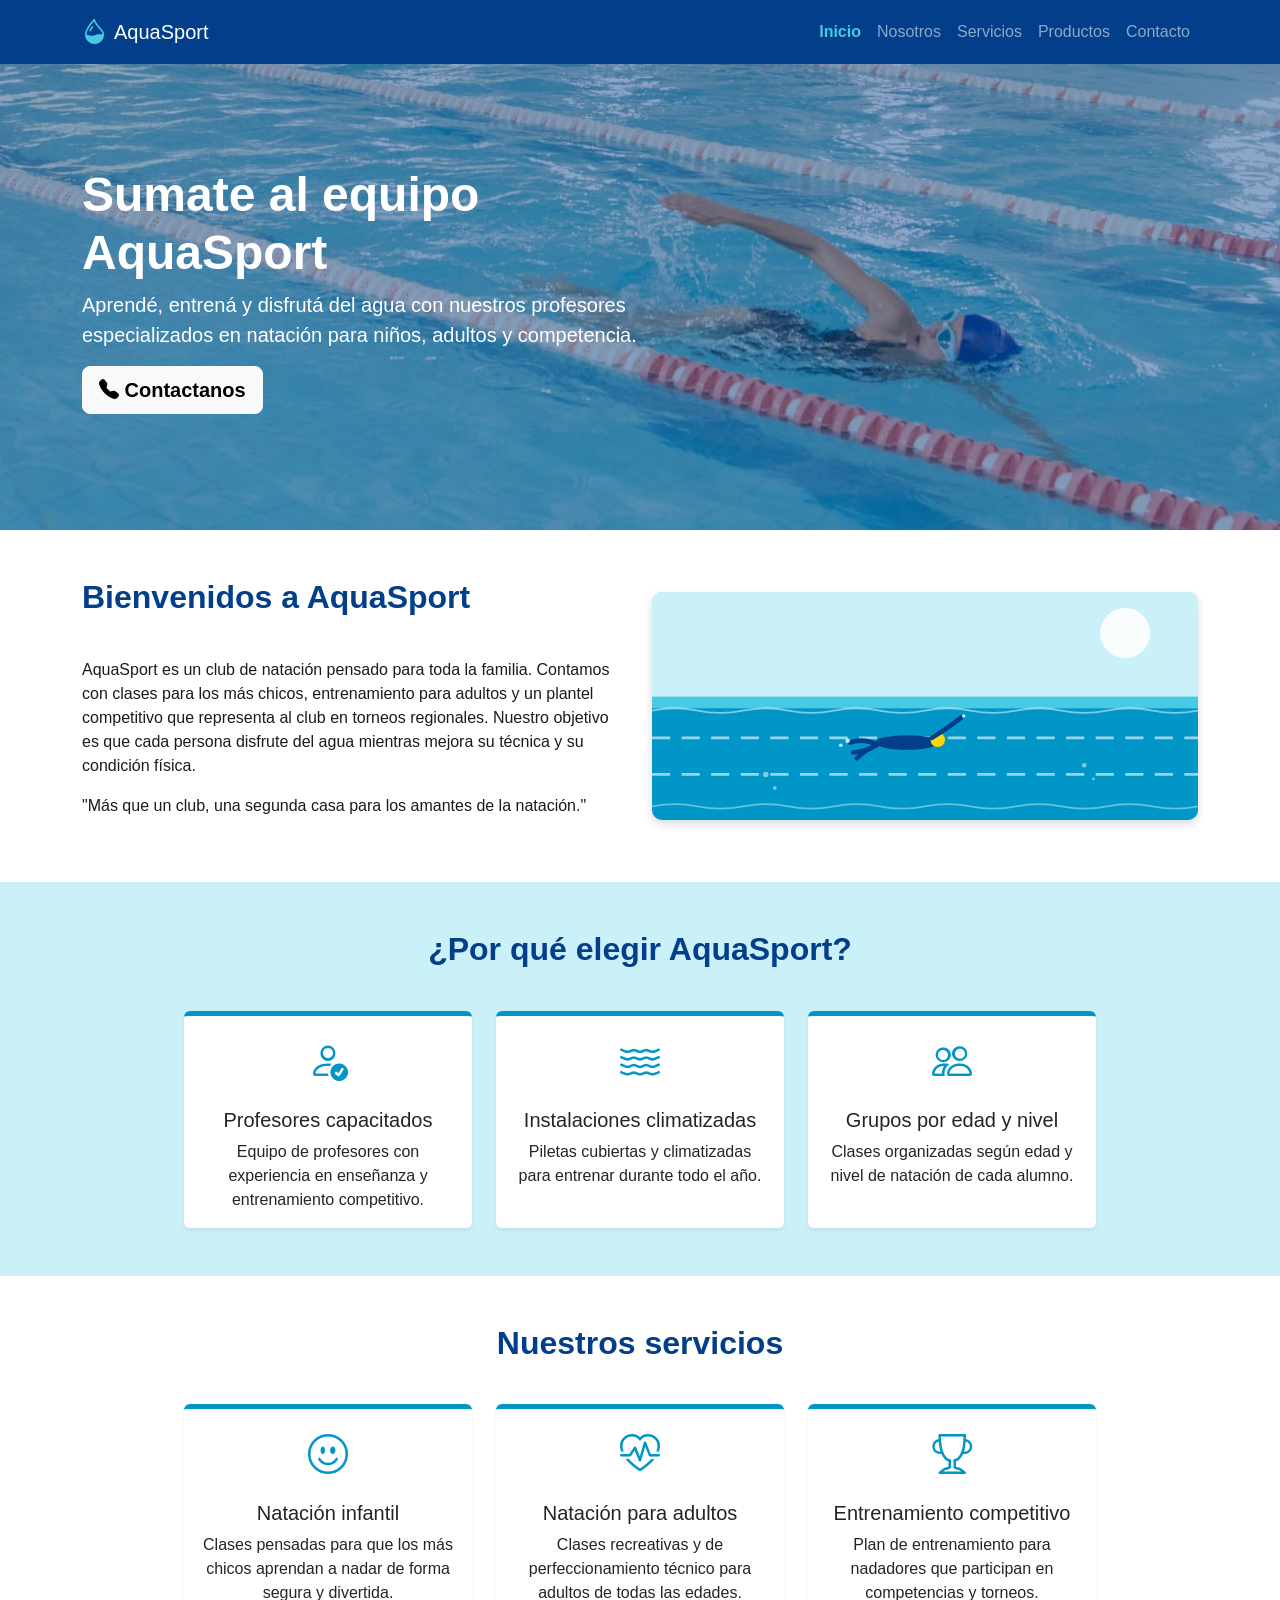
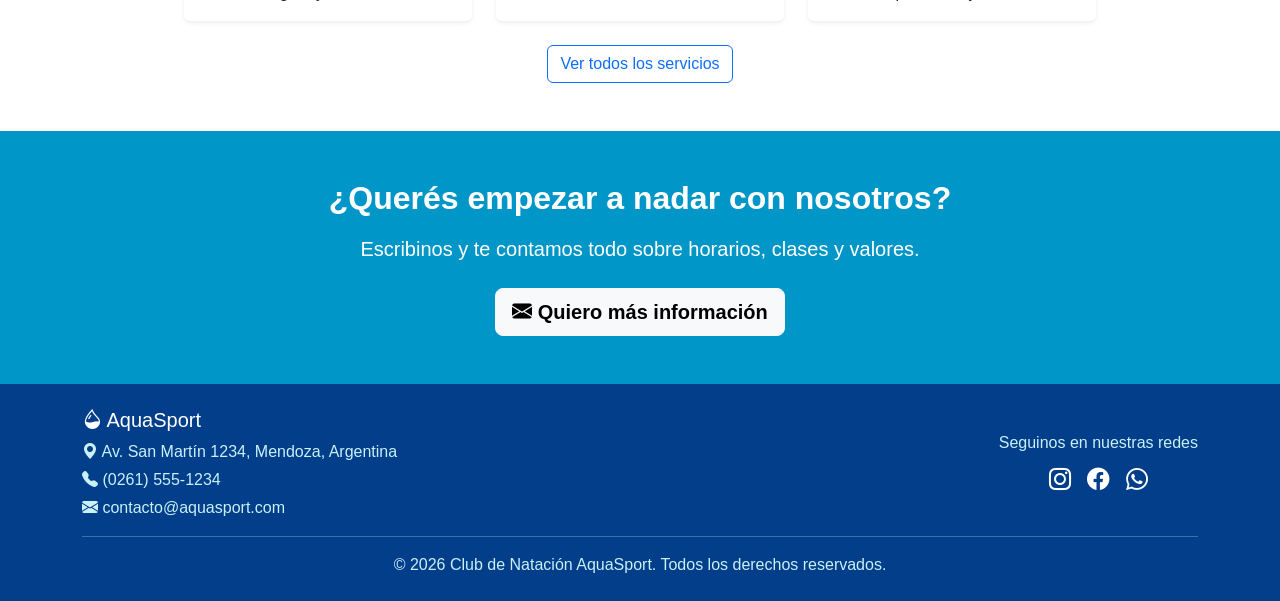
<file: index.html>
<!DOCTYPE html>
<html lang="es">
<head>
  <meta charset="UTF-8">
  <meta name="viewport" content="width=device-width, initial-scale=1.0">
  <title>AquaSport - Club de Natación</title>
  <meta name="description" content="AquaSport es un club de natación dedicado a la enseñanza infantil, adultos, entrenamiento competitivo y actividades acuáticas recreativas.">
  <meta name="keywords" content="natación, club de natación, escuela de natación, entrenamiento competitivo, pileta, AquaSport">
  <link rel="stylesheet" href="assets/css/bootstrap.min.css">
  <link rel="stylesheet" href="assets/fonts/bootstrap-icons.min.css">
  <link rel="stylesheet" href="styles/style.css">
</head>
<body>
  <!-- Este header se repite igual en todas las paginas del sitio.-->
  <header>
    <nav class="navbar navbar-expand-lg navbar-dark navbar-aquasport fixed-top">
      <div class="container">
        <!-- Logo y nombre del club -->
        <a class="navbar-brand d-flex align-items-center" href="index.html">
          <i class="bi bi-droplet-half logo-club"></i>
          AquaSport
        </a>

        <!-- Boton para mostrar el menu en celulares-->
        <button class="navbar-toggler" type="button" data-bs-toggle="collapse" data-bs-target="#menuPrincipal" aria-controls="menuPrincipal" aria-expanded="false" aria-label="Abrir menú de navegación">
          <span class="navbar-toggler-icon"></span>
        </button>

        <!-- Menu -->
        <div class="collapse navbar-collapse" id="menuPrincipal">
          <ul class="navbar-nav ms-auto mb-2 mb-lg-0 text-center">
            <li class="nav-item">
              <a class="nav-link active" aria-current="page" href="index.html">Inicio</a>
            </li>
            <li class="nav-item">
              <a class="nav-link" href="templates/nosotros.html">Nosotros</a>
            </li>
            <li class="nav-item">
              <a class="nav-link" href="templates/servicios.html">Servicios</a>
            </li>
            <li class="nav-item">
              <a class="nav-link" href="templates/productos.html">Productos</a>
            </li>
            <li class="nav-item">
              <a class="nav-link" href="templates/contacto.html">Contacto</a>
            </li>
          </ul>
        </div>
      </div>
    </nav>
  </header>

  <main>

    <!-- Seccion principal -->
    <section class="seccion-principal">
      <img src="assets/img/principal-natacion.jpg" alt="Nadador entrenando en la pileta del club AquaSport">
      <div class="capa-oscura">
        <div class="container text-white">
          <div class="row">
            <div class="col-lg-7">
              <h1 class="fw-bold display-5">Sumate al equipo AquaSport</h1>
              <p class="fs-5">Aprendé, entrená y disfrutá del agua con nuestros profesores especializados en natación para niños, adultos y competencia.</p>
              <a href="templates/contacto.html" class="btn btn-light btn-lg fw-bold">
                <i class="bi bi-telephone-fill"></i> Contactanos
              </a>
            </div>
          </div>
        </div>
      </div>
    </section>

    <!-- Seccion de bienvenida -->
    <section class="py-5">
      <div class="container">
        <div class="row align-items-center">
          <div class="col-lg-6">
            <h2 class="titulo-seccion">Bienvenidos a AquaSport</h2>
            <p>
              AquaSport es un club de natación pensado para toda la familia.
              Contamos con clases para los más chicos, entrenamiento para
              adultos y un plantel competitivo que representa al club en
              torneos regionales. Nuestro objetivo es que cada persona
              disfrute del agua mientras mejora su técnica y su condición física.
            </p>
            <p>
              "Más que un club, una segunda casa para los amantes de la natación."
            </p>
          </div>
          <div class="col-lg-6">
            <img src="assets/img/banner-bienvenida.svg" alt="Pileta del club AquaSport" class="imagen-banner">
          </div>
        </div>
      </div>
    </section>

    <!-- Seccion de Beneficios -->
    <section class="py-5 bg-celeste-claro">
      <div class="container">
        <h2 class="titulo-seccion text-center">¿Por qué elegir AquaSport?</h2>

        <div class="d-flex flex-wrap justify-content-center gap-4">

          <div class="card tarjeta-curso shadow-sm" style="width: 18rem;">
            <div class="card-body text-center">
              <i class="bi bi-person-check icono-tarjeta"></i>
              <h5 class="card-title mt-3">Profesores capacitados</h5>
              <p class="card-text">Equipo de profesores con experiencia en enseñanza y entrenamiento competitivo.</p>
            </div>
          </div>

          <div class="card tarjeta-curso shadow-sm" style="width: 18rem;">
            <div class="card-body text-center">
              <i class="bi bi-water icono-tarjeta"></i>
              <h5 class="card-title mt-3">Instalaciones climatizadas</h5>
              <p class="card-text">Piletas cubiertas y climatizadas para entrenar durante todo el año.</p>
            </div>
          </div>

          <div class="card tarjeta-curso shadow-sm" style="width: 18rem;">
            <div class="card-body text-center">
              <i class="bi bi-people icono-tarjeta"></i>
              <h5 class="card-title mt-3">Grupos por edad y nivel</h5>
              <p class="card-text">Clases organizadas según edad y nivel de natación de cada alumno.</p>
            </div>
          </div>

        </div>
      </div>
    </section>

    <!-- Seccion de Servicios destacados -->
    <section class="py-5">
      <div class="container">
        <h2 class="titulo-seccion text-center">Nuestros servicios</h2>

        <div class="d-flex flex-wrap justify-content-center gap-4">

          <div class="card tarjeta-curso shadow-sm" style="width: 18rem;">
            <div class="card-body text-center">
              <i class="bi bi-emoji-smile icono-tarjeta"></i>
              <h5 class="card-title mt-3">Natación infantil</h5>
              <p class="card-text">Clases pensadas para que los más chicos aprendan a nadar de forma segura y divertida.</p>
            </div>
          </div>

          <div class="card tarjeta-curso shadow-sm" style="width: 18rem;">
            <div class="card-body text-center">
              <i class="bi bi-heart-pulse icono-tarjeta"></i>
              <h5 class="card-title mt-3">Natación para adultos</h5>
              <p class="card-text">Clases recreativas y de perfeccionamiento técnico para adultos de todas las edades.</p>
            </div>
          </div>

          <div class="card tarjeta-curso shadow-sm" style="width: 18rem;">
            <div class="card-body text-center">
              <i class="bi bi-trophy icono-tarjeta"></i>
              <h5 class="card-title mt-3">Entrenamiento competitivo</h5>
              <p class="card-text">Plan de entrenamiento para nadadores que participan en competencias y torneos.</p>
            </div>
          </div>

        </div>

        <div class="text-center mt-4">
          <a href="templates/servicios.html" class="btn btn-outline-primary">Ver todos los servicios</a>
        </div>
      </div>
    </section>

    <!-- Seccion de CTA -->
    <section class="seccion-cta py-5">
      <div class="container text-center">
        <h2 class="fw-bold mb-3">¿Querés empezar a nadar con nosotros?</h2>
        <p class="fs-5 mb-4">Escribinos y te contamos todo sobre horarios, clases y valores.</p>
        <a href="templates/contacto.html" class="btn btn-light btn-lg fw-bold">
          <i class="bi bi-envelope-fill"></i> Quiero más información
        </a>
      </div>
    </section>

  </main>

  <!-- Este footer se repite igual en todas las paginas del sitio -->
  <footer class="pie-personalizado py-4">
    <div class="container">
      <div class="d-flex flex-column flex-md-row justify-content-between align-items-center flex-wrap gap-3">

        <!-- contacto -->
        <div class="text-center text-md-start">
          <h5 class="text-white"><i class="bi bi-droplet-half"></i> AquaSport</h5>
          <p class="mb-1"><i class="bi bi-geo-alt-fill"></i> Av. San Martín 1234, Mendoza, Argentina</p>
          <p class="mb-1"><i class="bi bi-telephone-fill"></i> (0261) 555-1234</p>
          <p class="mb-0"><i class="bi bi-envelope-fill"></i> contacto@aquasport.com</p>
        </div>

        <!-- Redes sociales -->
        <div class="text-center">
          <p class="mb-2">Seguinos en nuestras redes</p>
          <a href="#" class="icono-red-social" aria-label="Instagram de AquaSport"><i class="bi bi-instagram"></i></a>
          <a href="#" class="icono-red-social" aria-label="Facebook de AquaSport"><i class="bi bi-facebook"></i></a>
          <a href="#" class="icono-red-social" aria-label="Whatsapp de AquaSport"><i class="bi bi-whatsapp"></i></a>
        </div>

      </div>

      <hr class="border-light">

      <!-- Copyright -->
      <p class="text-center mb-0">&copy; 2026 Club de Natación AquaSport. Todos los derechos reservados.</p>
    </div>
  </footer>

  <!-- Este script lo coloque solo para que funcione el boton hamburguesa del navbar  -->
  <script src="assets/js/bootstrap.bundle.min.js"></script>
</body>
</html>
</file>
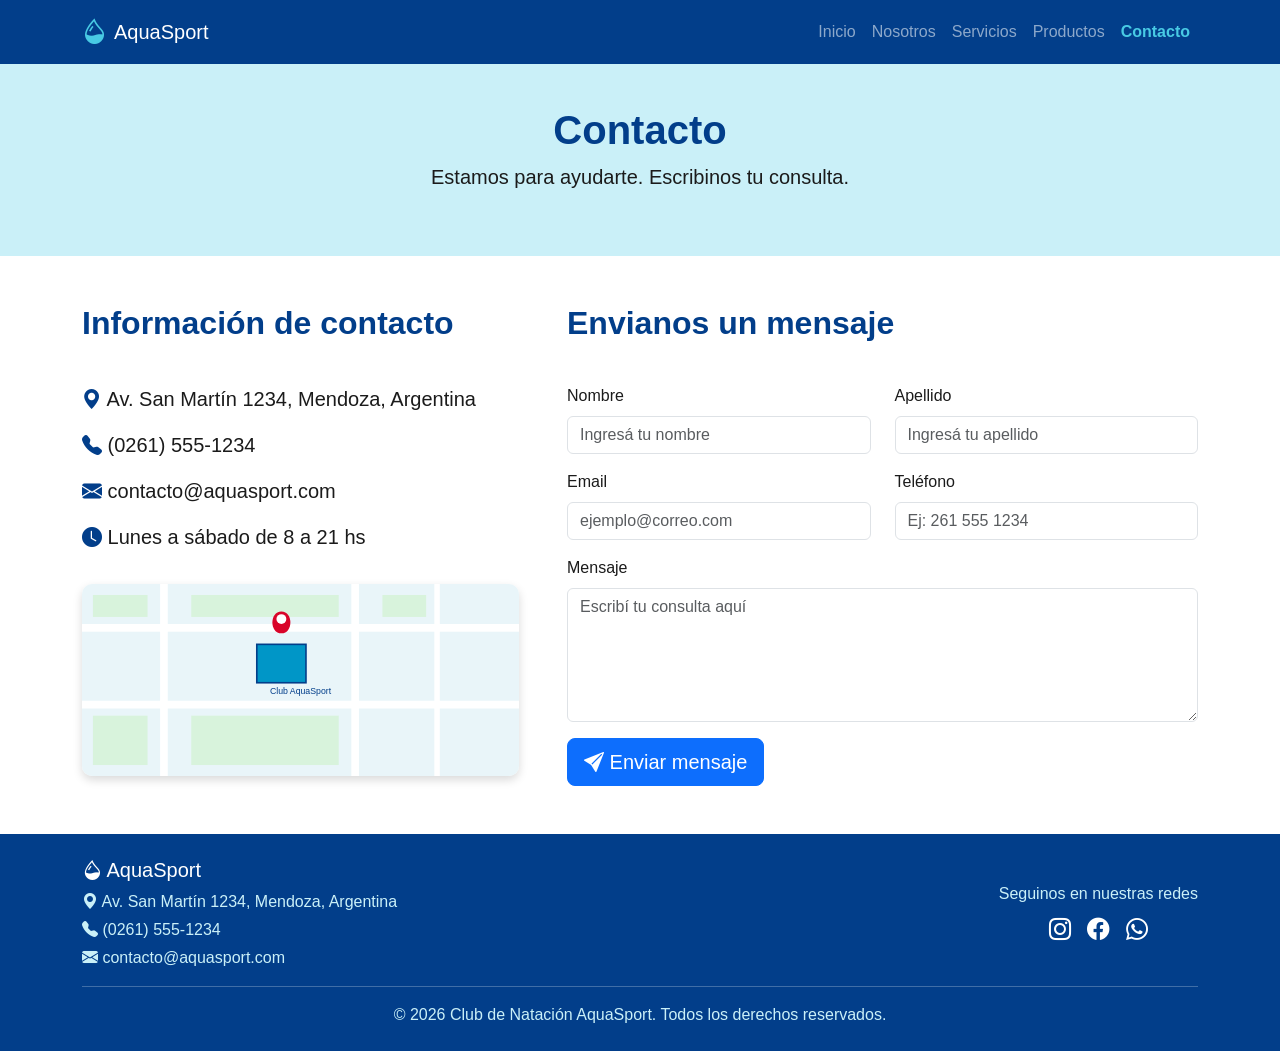
<file: templates/contacto.html>
<!DOCTYPE html>
<html lang="es">
<head>
  <meta charset="UTF-8">
  <meta name="viewport" content="width=device-width, initial-scale=1.0">

  <title>Contacto - AquaSport</title>
  <meta name="description" content="Comunicate con el Club de Natación AquaSport. Encontrá nuestra dirección, teléfono y un formulario de contacto.">
  <meta name="keywords" content="contacto, club de natación, AquaSport, formulario de contacto, dirección, teléfono">

  <link rel="stylesheet" href="../assets/css/bootstrap.min.css">
  <link rel="stylesheet" href="../assets/fonts/bootstrap-icons.min.css">
  <link rel="stylesheet" href="../styles/style.css">
</head>
<body>

  <!-- Seccion principal -->
  <header>
    <nav class="navbar navbar-expand-lg navbar-dark navbar-aquasport fixed-top">
      <div class="container">
        <a class="navbar-brand d-flex align-items-center" href="../index.html">
          <i class="bi bi-droplet-half logo-club"></i>
          AquaSport
        </a>

        <button class="navbar-toggler" type="button" data-bs-toggle="collapse" data-bs-target="#menuPrincipal" aria-controls="menuPrincipal" aria-expanded="false" aria-label="Abrir menú de navegación">
          <span class="navbar-toggler-icon"></span>
        </button>

        <div class="collapse navbar-collapse" id="menuPrincipal">
          <ul class="navbar-nav ms-auto mb-2 mb-lg-0 text-center">
            <li class="nav-item">
              <a class="nav-link" href="../index.html">Inicio</a>
            </li>
            <li class="nav-item">
              <a class="nav-link" href="nosotros.html">Nosotros</a>
            </li>
            <li class="nav-item">
              <a class="nav-link" href="servicios.html">Servicios</a>
            </li>
            <li class="nav-item">
              <a class="nav-link" href="productos.html">Productos</a>
            </li>
            <li class="nav-item">
              <a class="nav-link active" aria-current="page" href="contacto.html">Contacto</a>
            </li>
          </ul>
        </div>
      </div>
    </nav>
  </header>

  <main>
    <section class="bg-celeste-claro py-5 mt-2">
      <div class="container text-center">
        <h1 class="fw-bold text-azul-club">Contacto</h1>
        <p class="fs-5">Estamos para ayudarte. Escribinos tu consulta.</p>
      </div>
    </section>

    <!-- Seccion formulario -->
    <section class="py-5">
      <div class="container">
        <div class="row g-5">

          <div class="col-lg-5">
            <h2 class="titulo-seccion">Información de contacto</h2>
            <ul class="list-unstyled fs-5">
              <li class="mb-3"><i class="bi bi-geo-alt-fill text-azul-club"></i> Av. San Martín 1234, Mendoza, Argentina</li>
              <li class="mb-3"><i class="bi bi-telephone-fill text-azul-club"></i> (0261) 555-1234</li>
              <li class="mb-3"><i class="bi bi-envelope-fill text-azul-club"></i> contacto@aquasport.com</li>
              <li class="mb-3"><i class="bi bi-clock-fill text-azul-club"></i> Lunes a sábado de 8 a 21 hs</li>
            </ul>

            <!-- mapa -->
            <img src="../assets/img/mapa-ubicacion.svg" alt="Mapa con la ubicación del Club AquaSport" class="imagen-banner mt-3">
          </div>

          <div class="col-lg-7">
            <h2 class="titulo-seccion">Envianos un mensaje</h2>
            <form>
              <div class="row mb-3">
                <div class="col-md-6">
                  <label for="nombre" class="form-label">Nombre</label>
                  <input type="text" class="form-control" id="nombre" name="nombre" placeholder="Ingresá tu nombre" required>
                </div>
                <div class="col-md-6">
                  <label for="apellido" class="form-label">Apellido</label>
                  <input type="text" class="form-control" id="apellido" name="apellido" placeholder="Ingresá tu apellido" required>
                </div>
              </div>
              <div class="row mb-3">
                <div class="col-md-6">
                  <label for="email" class="form-label">Email</label>
                  <input type="email" class="form-control" id="email" name="email" placeholder="ejemplo@correo.com" required>
                </div>
                <div class="col-md-6">
                  <label for="telefono" class="form-label">Teléfono</label>
                  <input type="tel" class="form-control" id="telefono" name="telefono" placeholder="Ej: 261 555 1234">
                </div>
              </div>
              <div class="mb-3">
                <label for="mensaje" class="form-label">Mensaje</label>
                <textarea class="form-control" id="mensaje" name="mensaje" rows="5" placeholder="Escribí tu consulta aquí" required></textarea>
              </div>
              
              <button type="submit" class="btn btn-primary btn-lg">
                <i class="bi bi-send-fill"></i> Enviar mensaje
              </button>
            </form>
          </div>

        </div>
      </div>
    </section>

  </main>

  <!-- Footer -->
  <footer class="pie-personalizado py-4">
    <div class="container">
      <div class="d-flex flex-column flex-md-row justify-content-between align-items-center flex-wrap gap-3">

        <div class="text-center text-md-start">
          <h5 class="text-white"><i class="bi bi-droplet-half"></i> AquaSport</h5>
          <p class="mb-1"><i class="bi bi-geo-alt-fill"></i> Av. San Martín 1234, Mendoza, Argentina</p>
          <p class="mb-1"><i class="bi bi-telephone-fill"></i> (0261) 555-1234</p>
          <p class="mb-0"><i class="bi bi-envelope-fill"></i> contacto@aquasport.com</p>
        </div>

        <div class="text-center">
          <p class="mb-2">Seguinos en nuestras redes</p>
          <a href="#" class="icono-red-social" aria-label="Instagram de AquaSport"><i class="bi bi-instagram"></i></a>
          <a href="#" class="icono-red-social" aria-label="Facebook de AquaSport"><i class="bi bi-facebook"></i></a>
          <a href="#" class="icono-red-social" aria-label="Whatsapp de AquaSport"><i class="bi bi-whatsapp"></i></a>
        </div>

      </div>

      <hr class="border-light">

      <p class="text-center mb-0">&copy; 2026 Club de Natación AquaSport. Todos los derechos reservados.</p>
    </div>
  </footer>

  <script src="../assets/js/bootstrap.bundle.min.js"></script>
</body>
</html>
</file>
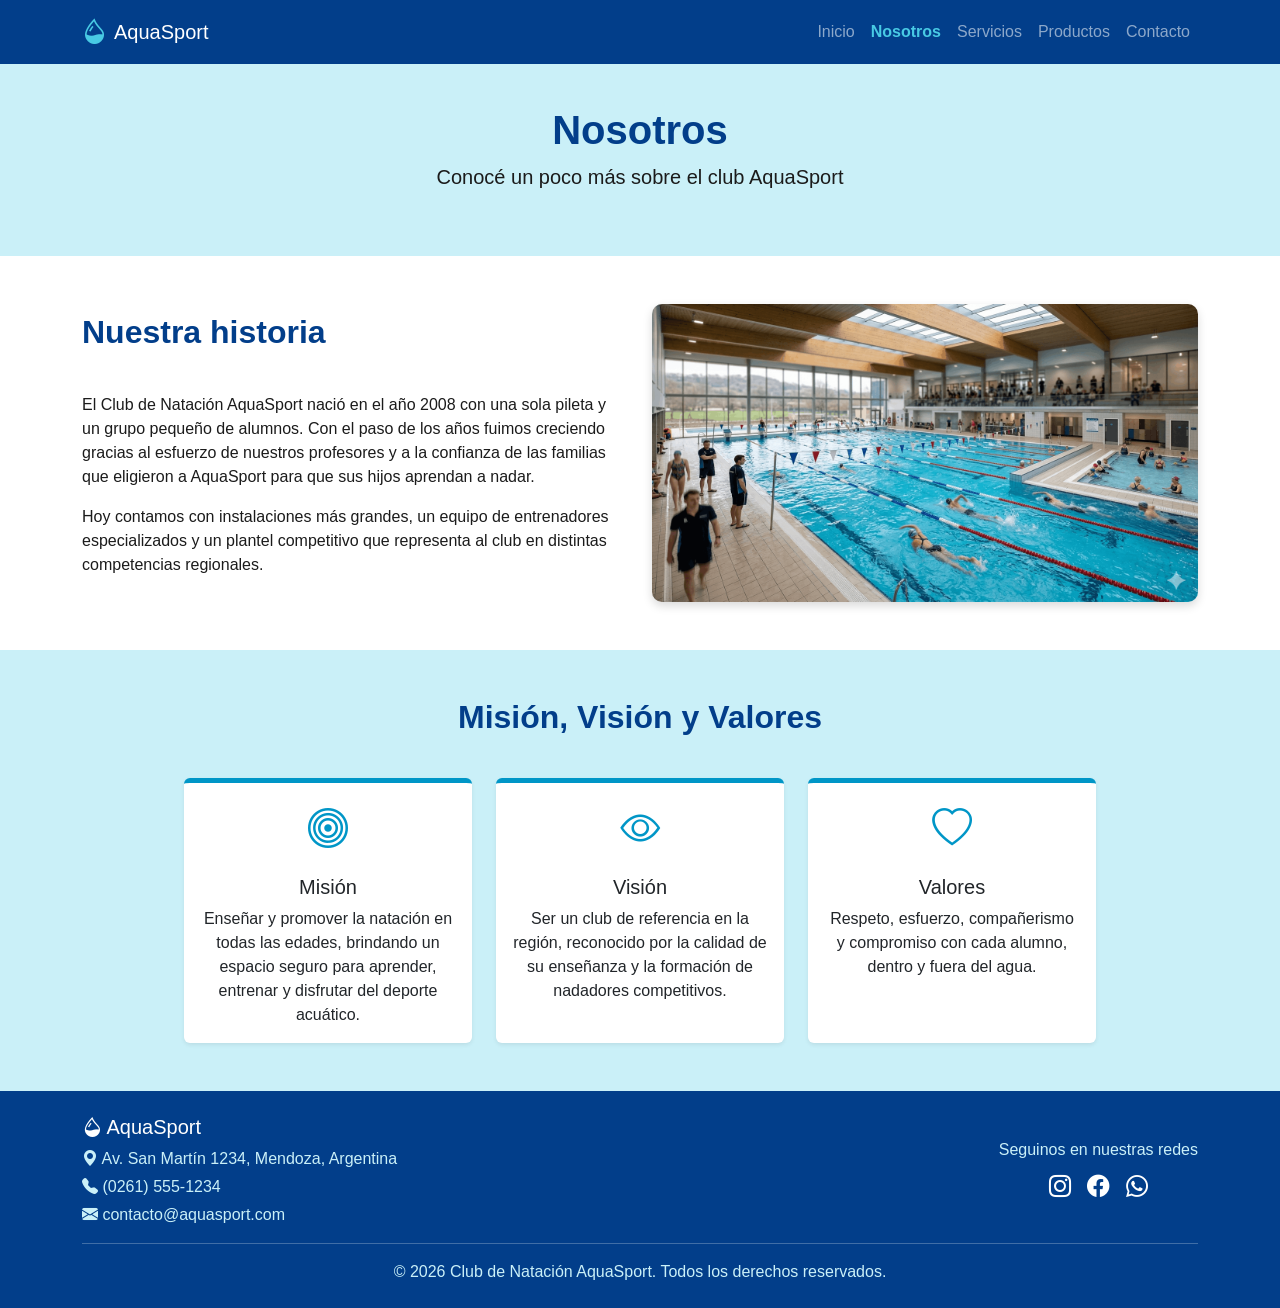
<file: templates/nosotros.html>
<!DOCTYPE html>
<html lang="es">
<head>
  <meta charset="UTF-8">
  <meta name="viewport" content="width=device-width, initial-scale=1.0">

  <title>Nosotros - AquaSport</title>
  <meta name="description" content="Conocé la historia, misión, visión y valores del Club de Natación AquaSport.">
  <meta name="keywords" content="natación, club de natación, historia, misión, visión, valores, AquaSport">
  <link rel="stylesheet" href="../assets/css/bootstrap.min.css">
  <link rel="stylesheet" href="../assets/fonts/bootstrap-icons.min.css">
  <link rel="stylesheet" href="../styles/style.css">
</head>
<body>

  <!-- Seccion principal -->
  <header>
    <nav class="navbar navbar-expand-lg navbar-dark navbar-aquasport fixed-top">
      <div class="container">
        <a class="navbar-brand d-flex align-items-center" href="../index.html">
          <i class="bi bi-droplet-half logo-club"></i>
          AquaSport
        </a>

        <button class="navbar-toggler" type="button" data-bs-toggle="collapse" data-bs-target="#menuPrincipal" aria-controls="menuPrincipal" aria-expanded="false" aria-label="Abrir menú de navegación">
          <span class="navbar-toggler-icon"></span>
        </button>

        <div class="collapse navbar-collapse" id="menuPrincipal">
          <ul class="navbar-nav ms-auto mb-2 mb-lg-0 text-center">
            <li class="nav-item">
              <a class="nav-link" href="../index.html">Inicio</a>
            </li>
            <li class="nav-item">
              <a class="nav-link active" aria-current="page" href="nosotros.html">Nosotros</a>
            </li>
            <li class="nav-item">
              <a class="nav-link" href="servicios.html">Servicios</a>
            </li>
            <li class="nav-item">
              <a class="nav-link" href="productos.html">Productos</a>
            </li>
            <li class="nav-item">
              <a class="nav-link" href="contacto.html">Contacto</a>
            </li>
          </ul>
        </div>
      </div>
    </nav>
  </header>

  <main>
    <section class="bg-celeste-claro py-5 mt-2">
      <div class="container text-center">
        <h1 class="fw-bold text-azul-club">Nosotros</h1>
        <p class="fs-5">Conocé un poco más sobre el club AquaSport</p>
      </div>
    </section>

    <!-- Seccion de Historia -->
    <section class="py-5">
      <div class="container">
        <div class="row align-items-center">
          <div class="col-lg-6 mb-4 mb-lg-0">
            <h2 class="titulo-seccion">Nuestra historia</h2>
            <p>
              El Club de Natación AquaSport nació en el año 2008 con una
              sola pileta y un grupo pequeño de alumnos. Con el paso de
              los años fuimos creciendo gracias al esfuerzo de nuestros
              profesores y a la confianza de las familias que eligieron
              a AquaSport para que sus hijos aprendan a nadar.
            </p>
            <p>
              Hoy contamos con instalaciones más grandes, un equipo de
              entrenadores especializados y un plantel competitivo que
              representa al club en distintas competencias regionales.
            </p>
          </div>
          <div class="col-lg-6">
            <!-- Foto del club -->
            <img src="../assets/img/nosotros.png" alt="Sede e instalaciones del Club de Natación AquaSport" class="imagen-banner">
          </div>
        </div>
      </div>
    </section>

    <!-- Seccion de Mision, Vision y Valores -->
    <section class="py-5 bg-celeste-claro">
      <div class="container">
        <h2 class="titulo-seccion text-center">Misión, Visión y Valores</h2>

        <div class="d-flex flex-wrap justify-content-center gap-4">
          <div class="card tarjeta-curso shadow-sm" style="width: 18rem;">
            <div class="card-body text-center">
              <i class="bi bi-bullseye icono-tarjeta"></i>
              <h5 class="card-title mt-3">Misión</h5>
              <p class="card-text">
                Enseñar y promover la natación en todas las edades,
                brindando un espacio seguro para aprender, entrenar y
                disfrutar del deporte acuático.
              </p>
            </div>
          </div>
          <div class="card tarjeta-curso shadow-sm" style="width: 18rem;">
            <div class="card-body text-center">
              <i class="bi bi-eye icono-tarjeta"></i>
              <h5 class="card-title mt-3">Visión</h5>
              <p class="card-text">
                Ser un club de referencia en la región, reconocido por
                la calidad de su enseñanza y la formación de nadadores
                competitivos.
              </p>
            </div>
          </div>
          <div class="card tarjeta-curso shadow-sm" style="width: 18rem;">
            <div class="card-body text-center">
              <i class="bi bi-heart icono-tarjeta"></i>
              <h5 class="card-title mt-3">Valores</h5>
              <p class="card-text">
                Respeto, esfuerzo, compañerismo y compromiso con cada
                alumno, dentro y fuera del agua.
              </p>
            </div>
          </div>

        </div>
      </div>
    </section>

  </main>

  <!-- Footer -->
  <footer class="pie-personalizado py-4">
    <div class="container">
      <div class="d-flex flex-column flex-md-row justify-content-between align-items-center flex-wrap gap-3">

        <div class="text-center text-md-start">
          <h5 class="text-white"><i class="bi bi-droplet-half"></i> AquaSport</h5>
          <p class="mb-1"><i class="bi bi-geo-alt-fill"></i> Av. San Martín 1234, Mendoza, Argentina</p>
          <p class="mb-1"><i class="bi bi-telephone-fill"></i> (0261) 555-1234</p>
          <p class="mb-0"><i class="bi bi-envelope-fill"></i> contacto@aquasport.com</p>
        </div>

        <div class="text-center">
          <p class="mb-2">Seguinos en nuestras redes</p>
          <a href="#" class="icono-red-social" aria-label="Instagram de AquaSport"><i class="bi bi-instagram"></i></a>
          <a href="#" class="icono-red-social" aria-label="Facebook de AquaSport"><i class="bi bi-facebook"></i></a>
          <a href="#" class="icono-red-social" aria-label="Whatsapp de AquaSport"><i class="bi bi-whatsapp"></i></a>
        </div>

      </div>

      <hr class="border-light">

      <p class="text-center mb-0">&copy; 2026 Club de Natación AquaSport. Todos los derechos reservados.</p>
    </div>
  </footer>

  <script src="../assets/js/bootstrap.bundle.min.js"></script>
</body>
</html>
</file>
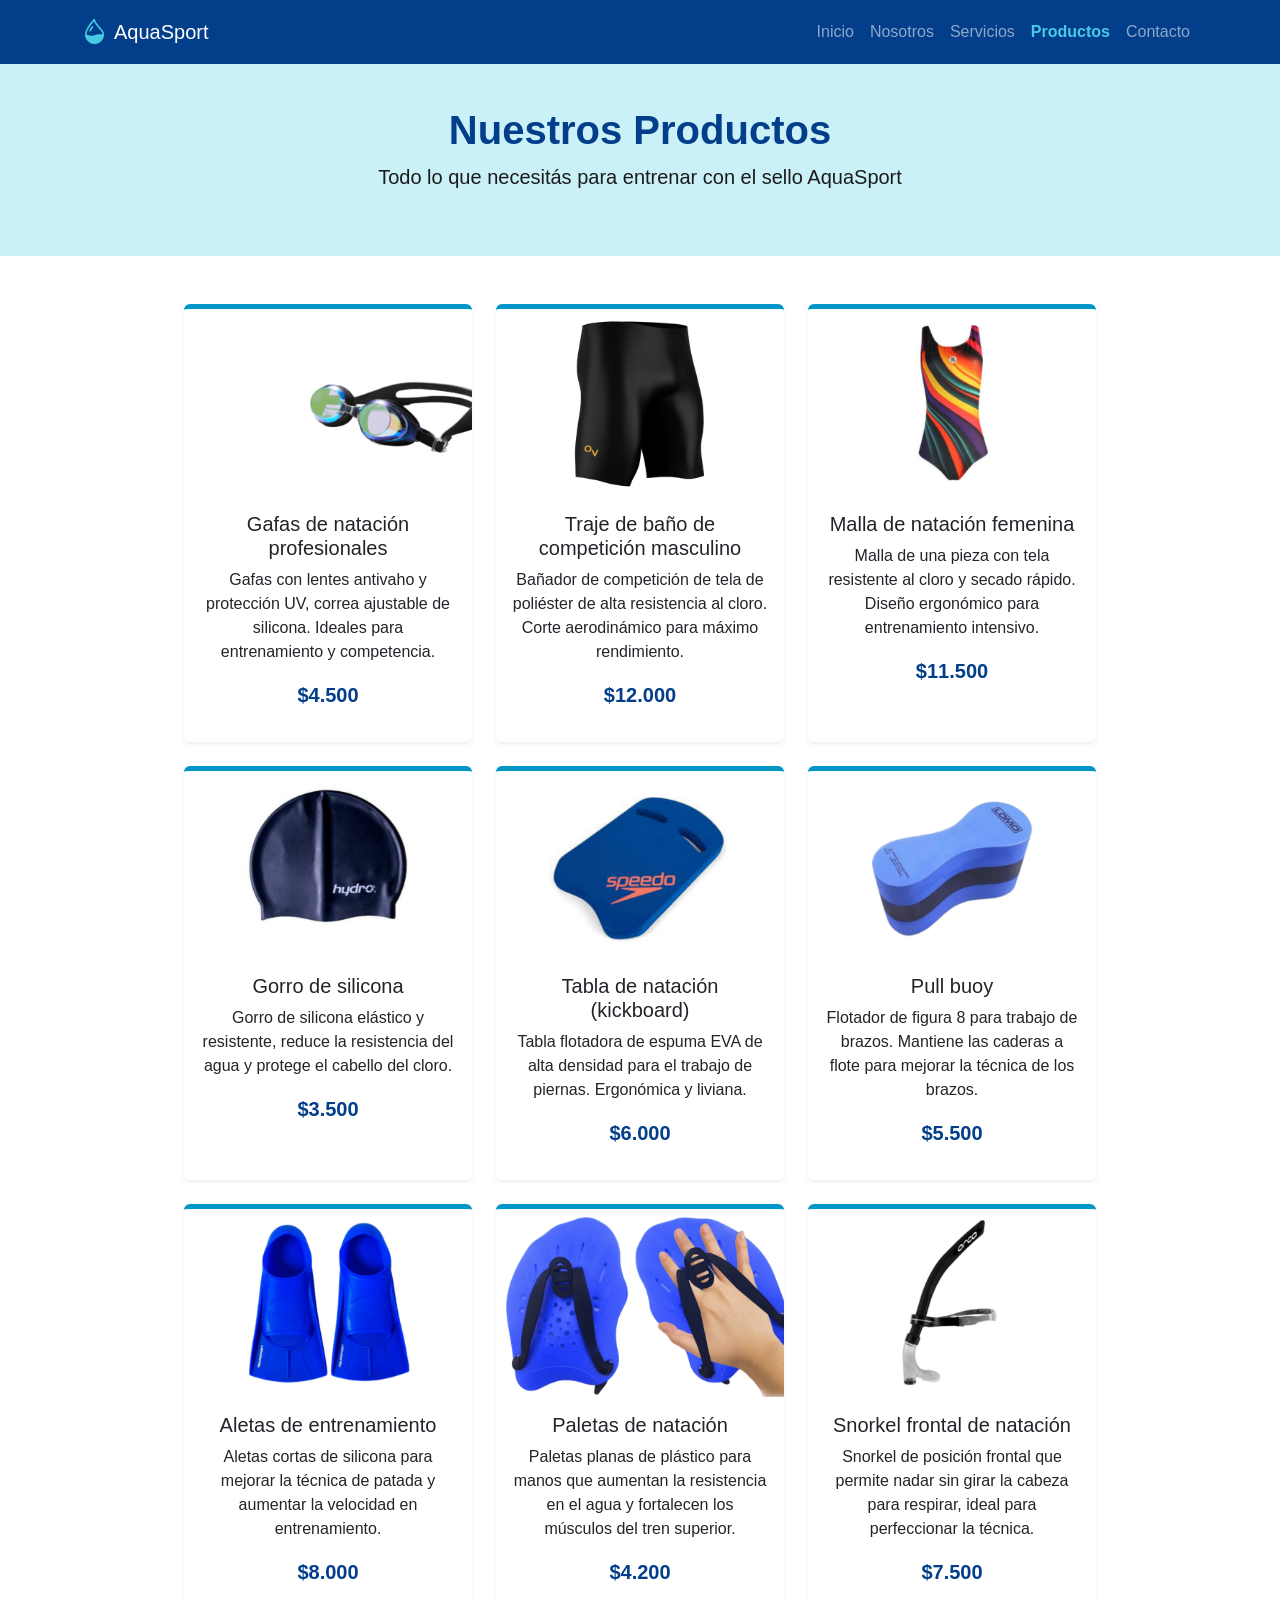
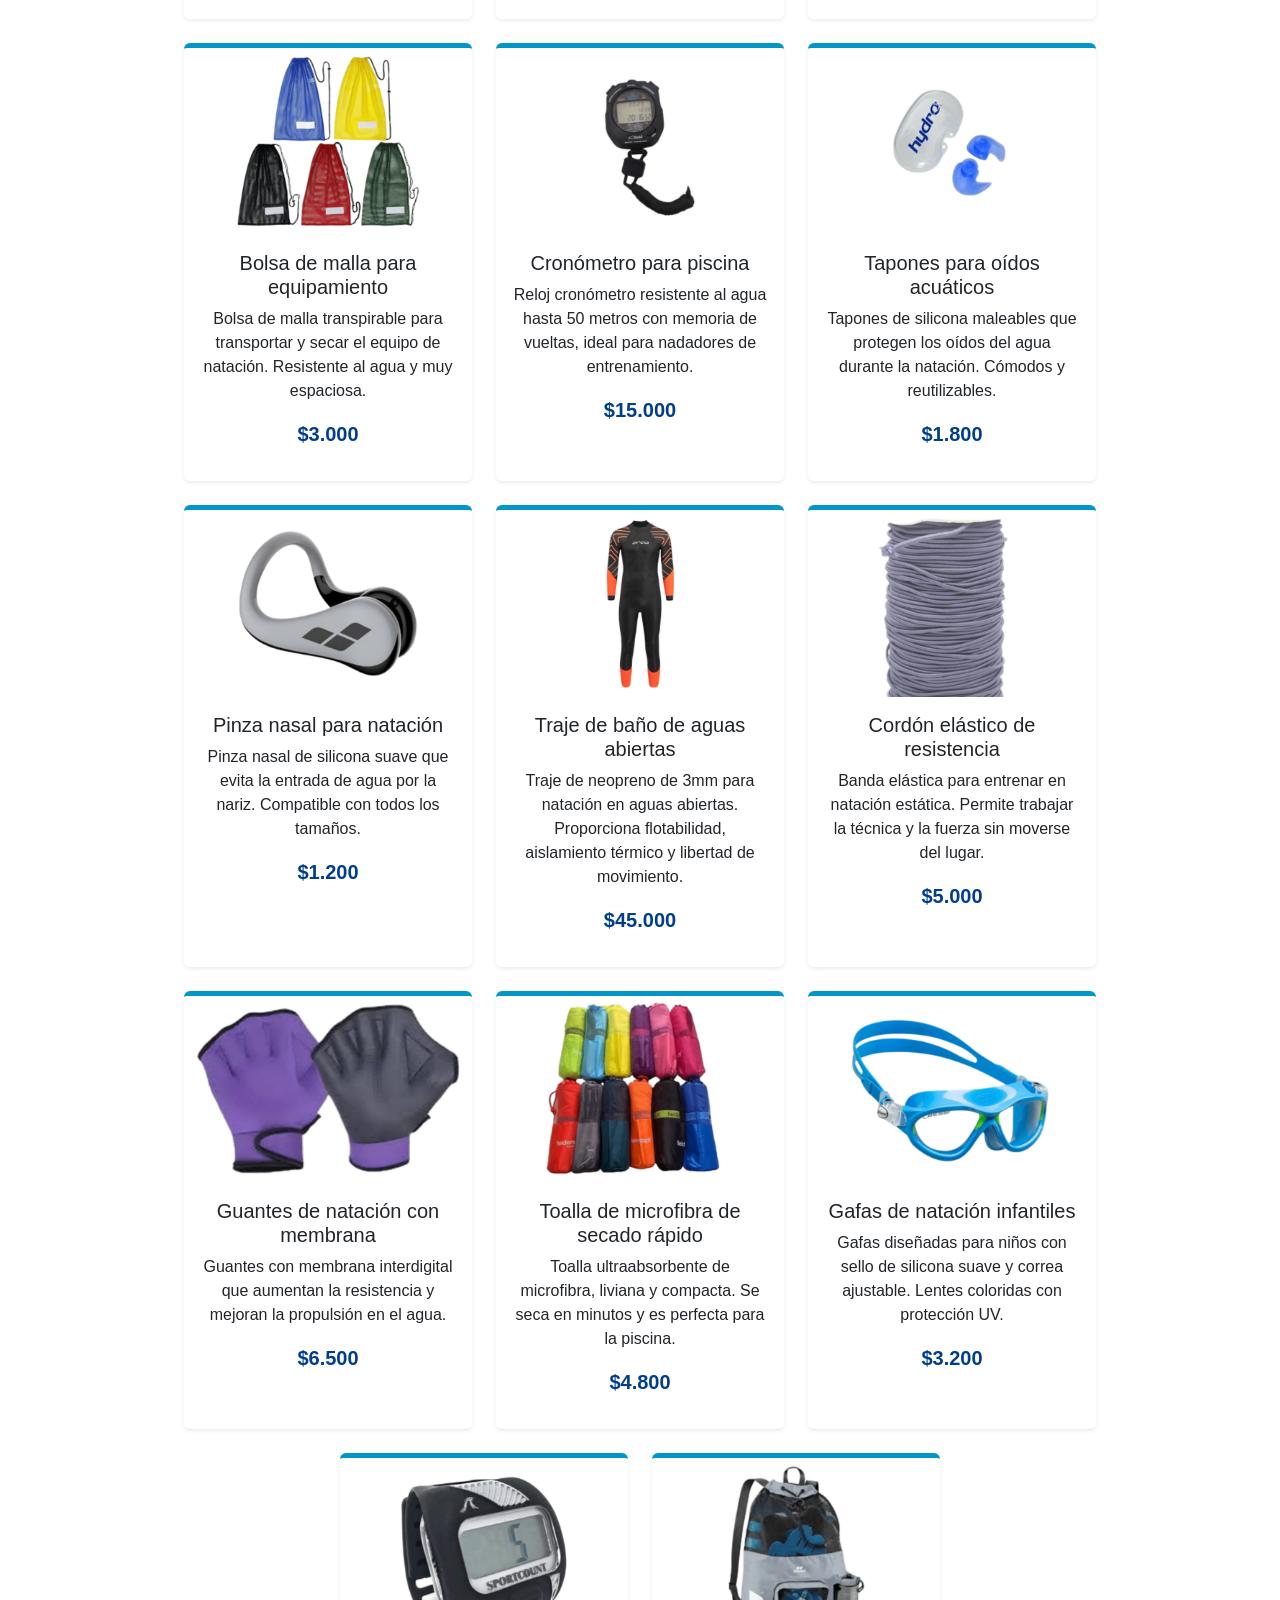
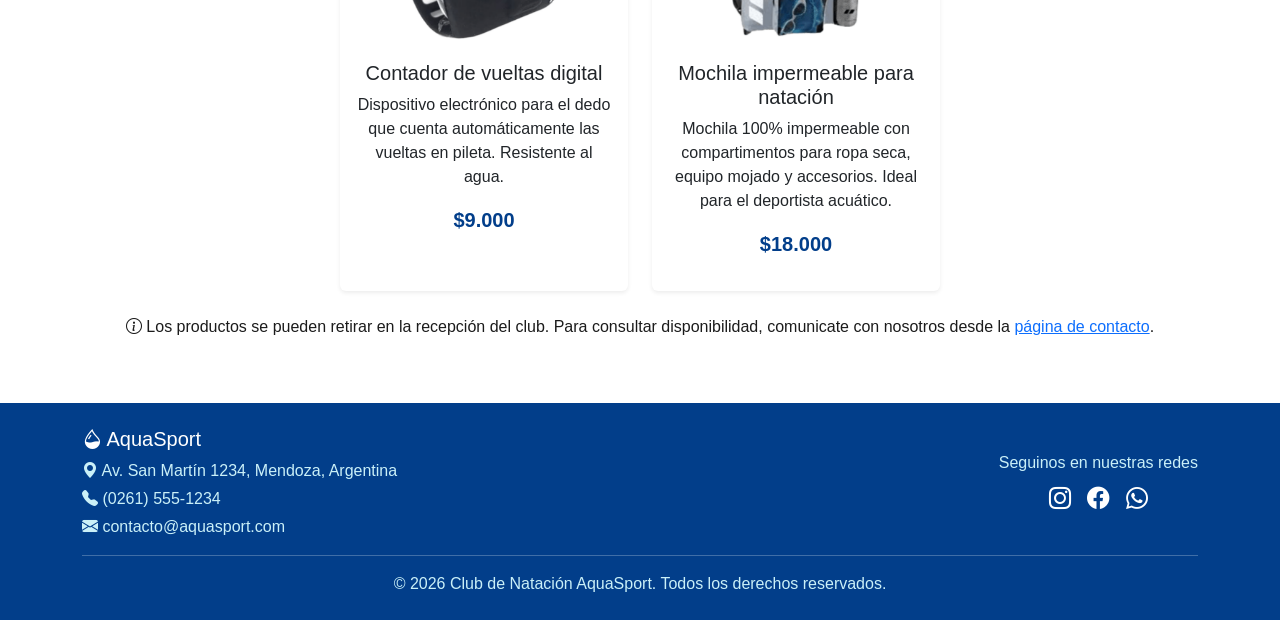
<file: templates/productos.html>
<!doctype html>
<html lang="es">
  <head>
    <meta charset="UTF-8" />
    <meta name="viewport" content="width=device-width, initial-scale=1.0" />

    <title>Productos - AquaSport</title>
    <meta
      name="description"
      content="Descubrí los productos del Club AquaSport: gorros de natación, antiparras y tablas de entrenamiento."
    />
    <meta
      name="keywords"
      content="productos de natación, gorro de natación, antiparras, tabla de entrenamiento, AquaSport"
    />

    <link rel="stylesheet" href="../assets/css/bootstrap.min.css" />
    <link rel="stylesheet" href="../assets/fonts/bootstrap-icons.min.css" />
    <link rel="stylesheet" href="../styles/style.css" />
  </head>
  <body>
    <!-- Seccion principal -->
    <header>
      <nav
        class="navbar navbar-expand-lg navbar-dark navbar-aquasport fixed-top"
      >
        <div class="container">
          <a
            class="navbar-brand d-flex align-items-center"
            href="../index.html"
          >
            <i class="bi bi-droplet-half logo-club"></i>
            AquaSport
          </a>

          <button
            class="navbar-toggler"
            type="button"
            data-bs-toggle="collapse"
            data-bs-target="#menuPrincipal"
            aria-controls="menuPrincipal"
            aria-expanded="false"
            aria-label="Abrir menú de navegación"
          >
            <span class="navbar-toggler-icon"></span>
          </button>

          <div class="collapse navbar-collapse" id="menuPrincipal">
            <ul class="navbar-nav ms-auto mb-2 mb-lg-0 text-center">
              <li class="nav-item">
                <a class="nav-link" href="../index.html">Inicio</a>
              </li>
              <li class="nav-item">
                <a class="nav-link" href="nosotros.html">Nosotros</a>
              </li>
              <li class="nav-item">
                <a class="nav-link" href="servicios.html">Servicios</a>
              </li>
              <li class="nav-item">
                <a
                  class="nav-link active"
                  aria-current="page"
                  href="productos.html"
                  >Productos</a
                >
              </li>
              <li class="nav-item">
                <a class="nav-link" href="contacto.html">Contacto</a>
              </li>
            </ul>
          </div>
        </div>
      </nav>
    </header>

    <main>
      <section class="bg-celeste-claro py-5 mt-2">
        <div class="container text-center">
          <h1 class="fw-bold text-azul-club">Nuestros Productos</h1>
          <p class="fs-5">
            Todo lo que necesitás para entrenar con el sello AquaSport
          </p>
        </div>
      </section>

      <!-- Seccion productos -->
      <section class="py-5">
        <div class="container">

          <!--Aca reemplace los tres productos hardcodeados del primer parcial por un contenedor que carga los productos desde el archivo productos.json-->
          <div
            id="productos-container"
            class="d-flex flex-wrap justify-content-center gap-4"
          ></div>

          <p class="text-center mt-4">
            <i class="bi bi-info-circle"></i> Los productos se pueden retirar en
            la recepción del club. Para consultar disponibilidad, comunicate con
            nosotros desde la <a href="contacto.html">página de contacto</a>.
          </p>
        </div>
      </section>
    </main>

    <!-- Footer -->
    <footer class="pie-personalizado py-4">
      <div class="container">
        <div
          class="d-flex flex-column flex-md-row justify-content-between align-items-center flex-wrap gap-3"
        >
          <div class="text-center text-md-start">
            <h5 class="text-white">
              <i class="bi bi-droplet-half"></i> AquaSport
            </h5>
            <p class="mb-1">
              <i class="bi bi-geo-alt-fill"></i> Av. San Martín 1234, Mendoza,
              Argentina
            </p>
            <p class="mb-1">
              <i class="bi bi-telephone-fill"></i> (0261) 555-1234
            </p>
            <p class="mb-0">
              <i class="bi bi-envelope-fill"></i> contacto@aquasport.com
            </p>
          </div>

          <div class="text-center">
            <p class="mb-2">Seguinos en nuestras redes</p>
            <a
              href="#"
              class="icono-red-social"
              aria-label="Instagram de AquaSport"
              ><i class="bi bi-instagram"></i
            ></a>
            <a
              href="#"
              class="icono-red-social"
              aria-label="Facebook de AquaSport"
              ><i class="bi bi-facebook"></i
            ></a>
            <a
              href="#"
              class="icono-red-social"
              aria-label="Whatsapp de AquaSport"
              ><i class="bi bi-whatsapp"></i
            ></a>
          </div>
        </div>

        <hr class="border-light" />

        <p class="text-center mb-0">
          &copy; 2026 Club de Natación AquaSport. Todos los derechos reservados.
        </p>
      </div>
    </footer>

    <script src="../assets/js/bootstrap.bundle.min.js"></script>
    <script src="../js/main.js"></script>
  </body>
</html>
</file>
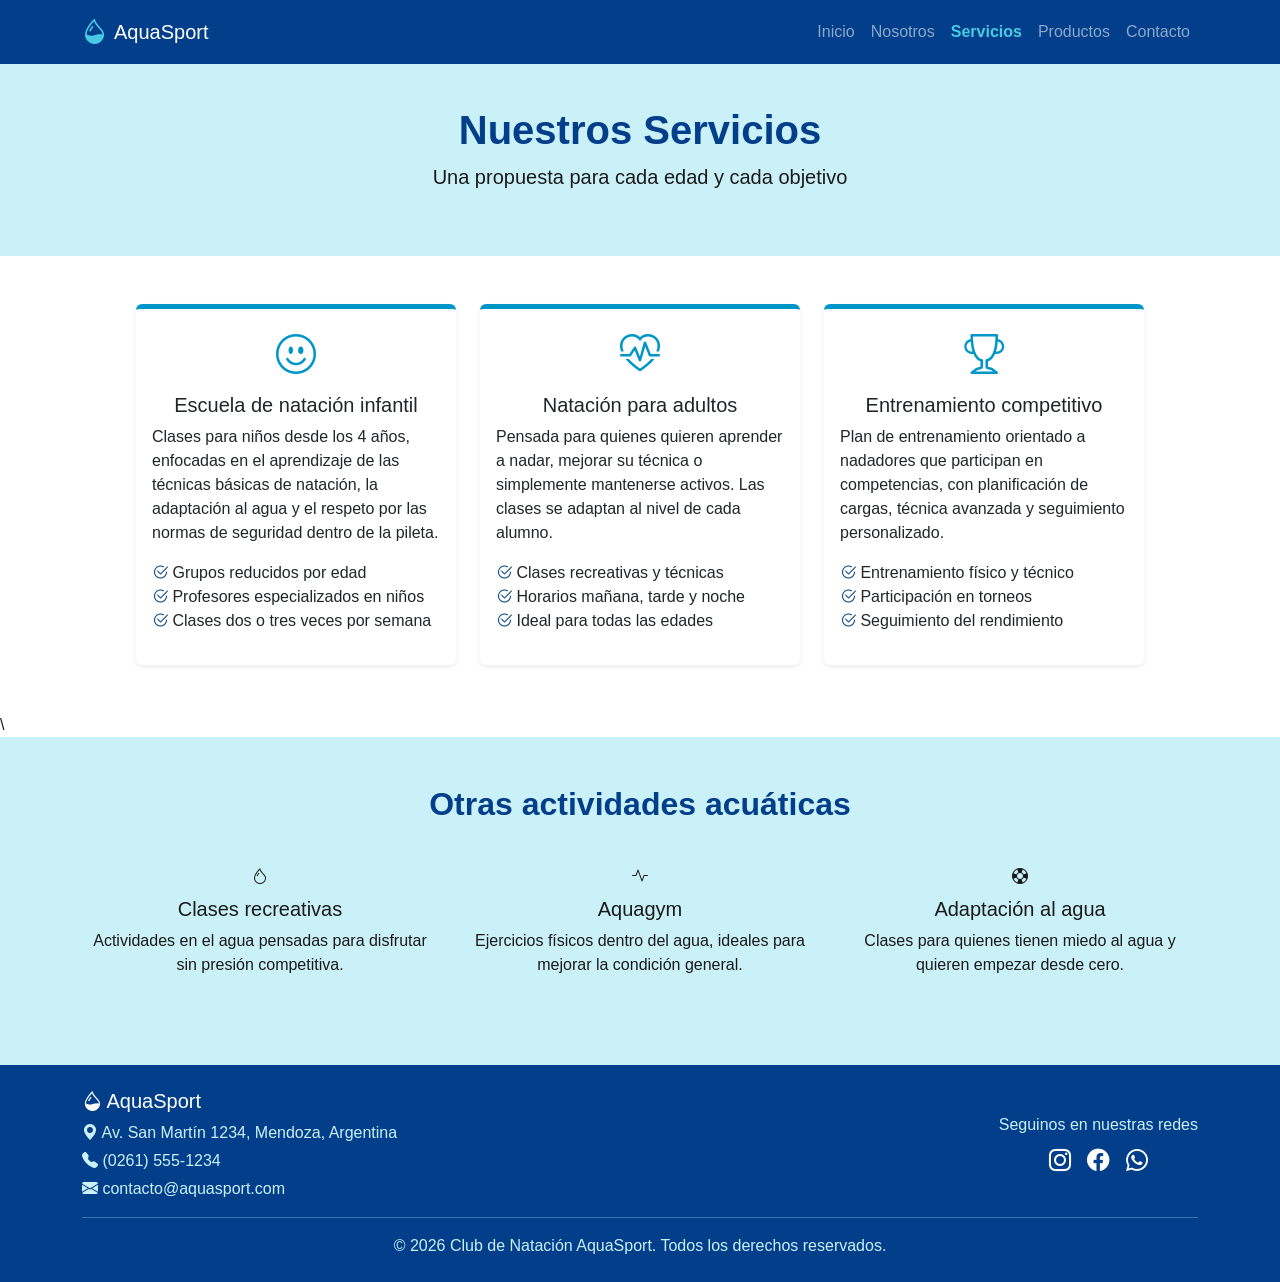
<file: templates/servicios.html>
<!DOCTYPE html>
<html lang="es">
<head>
  <meta charset="UTF-8">
  <meta name="viewport" content="width=device-width, initial-scale=1.0">

  <title>Servicios - AquaSport</title>
  <meta name="description" content="Conocé los servicios del Club AquaSport: natación infantil, natación para adultos y entrenamiento competitivo.">
  <meta name="keywords" content="servicios de natación, escuela de natación infantil, natación para adultos, entrenamiento competitivo, AquaSport">

  <link rel="stylesheet" href="../assets/css/bootstrap.min.css">
  <link rel="stylesheet" href="../assets/fonts/bootstrap-icons.min.css">
  <link rel="stylesheet" href="../styles/style.css">
</head>
<body>

  <!-- Seccion principal -->
  <header>
    <nav class="navbar navbar-expand-lg navbar-dark navbar-aquasport fixed-top">
      <div class="container">
        <a class="navbar-brand d-flex align-items-center" href="../index.html">
          <i class="bi bi-droplet-half logo-club"></i>
          AquaSport
        </a>

        <button class="navbar-toggler" type="button" data-bs-toggle="collapse" data-bs-target="#menuPrincipal" aria-controls="menuPrincipal" aria-expanded="false" aria-label="Abrir menú de navegación">
          <span class="navbar-toggler-icon"></span>
        </button>

        <div class="collapse navbar-collapse" id="menuPrincipal">
          <ul class="navbar-nav ms-auto mb-2 mb-lg-0 text-center">
            <li class="nav-item">
              <a class="nav-link" href="../index.html">Inicio</a>
            </li>
            <li class="nav-item">
              <a class="nav-link" href="nosotros.html">Nosotros</a>
            </li>
            <li class="nav-item">
              <a class="nav-link active" aria-current="page" href="servicios.html">Servicios</a>
            </li>
            <li class="nav-item">
              <a class="nav-link" href="productos.html">Productos</a>
            </li>
            <li class="nav-item">
              <a class="nav-link" href="contacto.html">Contacto</a>
            </li>
          </ul>
        </div>
      </div>
    </nav>
  </header>

  <main>
    <section class="bg-celeste-claro py-5 mt-2">
      <div class="container text-center">
        <h1 class="fw-bold text-azul-club">Nuestros Servicios</h1>
        <p class="fs-5">Una propuesta para cada edad y cada objetivo</p>
      </div>
    </section>

    <!-- servicios -->
    <section class="py-5">
      <div class="container">

        <div class="d-flex flex-wrap justify-content-center gap-4">
          <article class="card tarjeta-curso shadow-sm" style="width: 20rem;">
            <div class="card-body">
              <div class="text-center mb-2">
                <i class="bi bi-emoji-smile icono-tarjeta"></i>
              </div>
              <h5 class="card-title text-center">Escuela de natación infantil</h5>
              <p class="card-text">
                Clases para niños desde los 4 años, enfocadas en el
                aprendizaje de las técnicas básicas de natación, la
                adaptación al agua y el respeto por las normas de
                seguridad dentro de la pileta.
              </p>
              <ul class="list-unstyled">
                <li><i class="bi bi-check2-circle text-azul-club"></i> Grupos reducidos por edad</li>
                <li><i class="bi bi-check2-circle text-azul-club"></i> Profesores especializados en niños</li>
                <li><i class="bi bi-check2-circle text-azul-club"></i> Clases dos o tres veces por semana</li>
              </ul>
            </div>
          </article>

          <article class="card tarjeta-curso shadow-sm" style="width: 20rem;">
            <div class="card-body">
              <div class="text-center mb-2">
                <i class="bi bi-heart-pulse icono-tarjeta"></i>
              </div>
              <h5 class="card-title text-center">Natación para adultos</h5>
              <p class="card-text">
                Pensada para quienes quieren aprender a nadar, mejorar
                su técnica o simplemente mantenerse activos. Las clases
                se adaptan al nivel de cada alumno.
              </p>
              <ul class="list-unstyled">
                <li><i class="bi bi-check2-circle text-azul-club"></i> Clases recreativas y técnicas</li>
                <li><i class="bi bi-check2-circle text-azul-club"></i> Horarios mañana, tarde y noche</li>
                <li><i class="bi bi-check2-circle text-azul-club"></i> Ideal para todas las edades</li>
              </ul>
            </div>
          </article>
          <article class="card tarjeta-curso shadow-sm" style="width: 20rem;">
            <div class="card-body">
              <div class="text-center mb-2">
                <i class="bi bi-trophy icono-tarjeta"></i>
              </div>
              <h5 class="card-title text-center">Entrenamiento competitivo</h5>
              <p class="card-text">
                Plan de entrenamiento orientado a nadadores que
                participan en competencias, con planificación de
                cargas, técnica avanzada y seguimiento personalizado.
              </p>
              <ul class="list-unstyled">
                <li><i class="bi bi-check2-circle text-azul-club"></i> Entrenamiento físico y técnico</li>
                <li><i class="bi bi-check2-circle text-azul-club"></i> Participación en torneos</li>
                <li><i class="bi bi-check2-circle text-azul-club"></i> Seguimiento del rendimiento</li>
              </ul>
            </div>
          </article>

        </div>
      </div>
    </section>
\
    <!-- Otras actividades -->
    <section class="py-5 bg-celeste-claro">
      <div class="container">
        <h2 class="titulo-seccion text-center">Otras actividades acuáticas</h2>
        <div class="row text-center">
          <div class="col-md-4 mb-4">
            <i class="bi bi-droplet icono-tarjeta"></i>
            <h5 class="mt-2">Clases recreativas</h5>
            <p>Actividades en el agua pensadas para disfrutar sin presión competitiva.</p>
          </div>
          <div class="col-md-4 mb-4">
            <i class="bi bi-activity icono-tarjeta"></i>
            <h5 class="mt-2">Aquagym</h5>
            <p>Ejercicios físicos dentro del agua, ideales para mejorar la condición general.</p>
          </div>
          <div class="col-md-4 mb-4">
            <i class="bi bi-life-preserver icono-tarjeta"></i>
            <h5 class="mt-2">Adaptación al agua</h5>
            <p>Clases para quienes tienen miedo al agua y quieren empezar desde cero.</p>
          </div>
        </div>
      </div>
    </section>

  </main>

  <!-- Footer -->
  <footer class="pie-personalizado py-4">
    <div class="container">
      <div class="d-flex flex-column flex-md-row justify-content-between align-items-center flex-wrap gap-3">

        <div class="text-center text-md-start">
          <h5 class="text-white"><i class="bi bi-droplet-half"></i> AquaSport</h5>
          <p class="mb-1"><i class="bi bi-geo-alt-fill"></i> Av. San Martín 1234, Mendoza, Argentina</p>
          <p class="mb-1"><i class="bi bi-telephone-fill"></i> (0261) 555-1234</p>
          <p class="mb-0"><i class="bi bi-envelope-fill"></i> contacto@aquasport.com</p>
        </div>

        <div class="text-center">
          <p class="mb-2">Seguinos en nuestras redes</p>
          <a href="#" class="icono-red-social" aria-label="Instagram de AquaSport"><i class="bi bi-instagram"></i></a>
          <a href="#" class="icono-red-social" aria-label="Facebook de AquaSport"><i class="bi bi-facebook"></i></a>
          <a href="#" class="icono-red-social" aria-label="Whatsapp de AquaSport"><i class="bi bi-whatsapp"></i></a>
        </div>

      </div>

      <hr class="border-light">

      <p class="text-center mb-0">&copy; 2026 Club de Natación AquaSport. Todos los derechos reservados.</p>
    </div>
  </footer>

  <script src="../assets/js/bootstrap.bundle.min.js"></script>
</body>
</html>
</file>
<file: styles/style.css>
:root {
  --color-azul-oscuro: #023e8a;   /* Azul principal del club */
  --color-azul-medio: #0096c7;    /* Azul secundario */
  --color-celeste: #48cae4;       /* Celeste de acento */
  --color-celeste-claro: #caf0f8; /* Celeste claro para fondos */
  --color-blanco: #ffffff;        /* Blanco */
}

body {
  font-family: "Segoe UI", Arial, sans-serif;
  color: #1b1b1b;
  padding-top: 50px;
}

.bg-celeste-claro {
  background-color: var(--color-celeste-claro);
}

.text-azul-club {
  color: var(--color-azul-oscuro);
}

/* Navbar */
.navbar-aquasport {
  background-color: var(--color-azul-oscuro);
}

.logo-club {
  font-size: 1.6rem;
  color: var(--color-celeste);
  margin-right: 6px;
}

/* Color del link activo */
.navbar-aquasport .nav-link.active {
  color: var(--color-celeste) !important;
  font-weight: bold;
}


.seccion-principal {
  position: relative;
  overflow: hidden;
}

.seccion-principal img {
  width: 100%;
  height: 480px;
  object-fit: cover;
}

/* Capa oscura transparente para que el texto se lea mejor
   arriba de la imagen principal */
.seccion-principal .capa-oscura {
  position: absolute;
  top: 0;
  left: 0;
  width: 100%;
  height: 100%;
  background-color: rgba(2, 62, 138, 0.45);
  display: flex;
  align-items: center;
}

.titulo-seccion {
  color: var(--color-azul-oscuro);
  font-weight: bold;
  position: relative;
  padding-bottom: 12px;
  margin-bottom: 30px;
}

/* tarjetas */
.tarjeta-curso {
  border: none;
  border-top: 5px solid var(--color-azul-medio);
  transition: transform 0.2s ease-in-out;
}

/* hover tarjeta*/
.tarjeta-curso:hover {
  transform: translateY(-6px);
}

/* Icono dentro de las tarjetas de beneficios y servicios */
.tarjeta-curso .icono-tarjeta {
  font-size: 2.5rem;
  color: var(--color-azul-medio);
}

/* banner */
.imagen-banner {
  border-radius: 10px;
  box-shadow: 0 4px 10px rgba(0, 0, 0, 0.15);
  width: 100%;
  height: auto;
}

/* (CTA) */
.seccion-cta {
  background-color: var(--color-azul-medio);
  color: var(--color-blanco);
}

/* Footer */
.pie-personalizado {
  background-color: var(--color-azul-oscuro);
  color: var(--color-celeste-claro);
}

.pie-personalizado a {
  color: var(--color-blanco);
  text-decoration: none;
}

.pie-personalizado a:hover {
  color: var(--color-celeste);
  text-decoration: underline;
}

/* Iconos de redes sociales del footer */
.pie-personalizado .icono-red-social {
  font-size: 1.4rem;
  margin: 0 6px;
}
</file>
